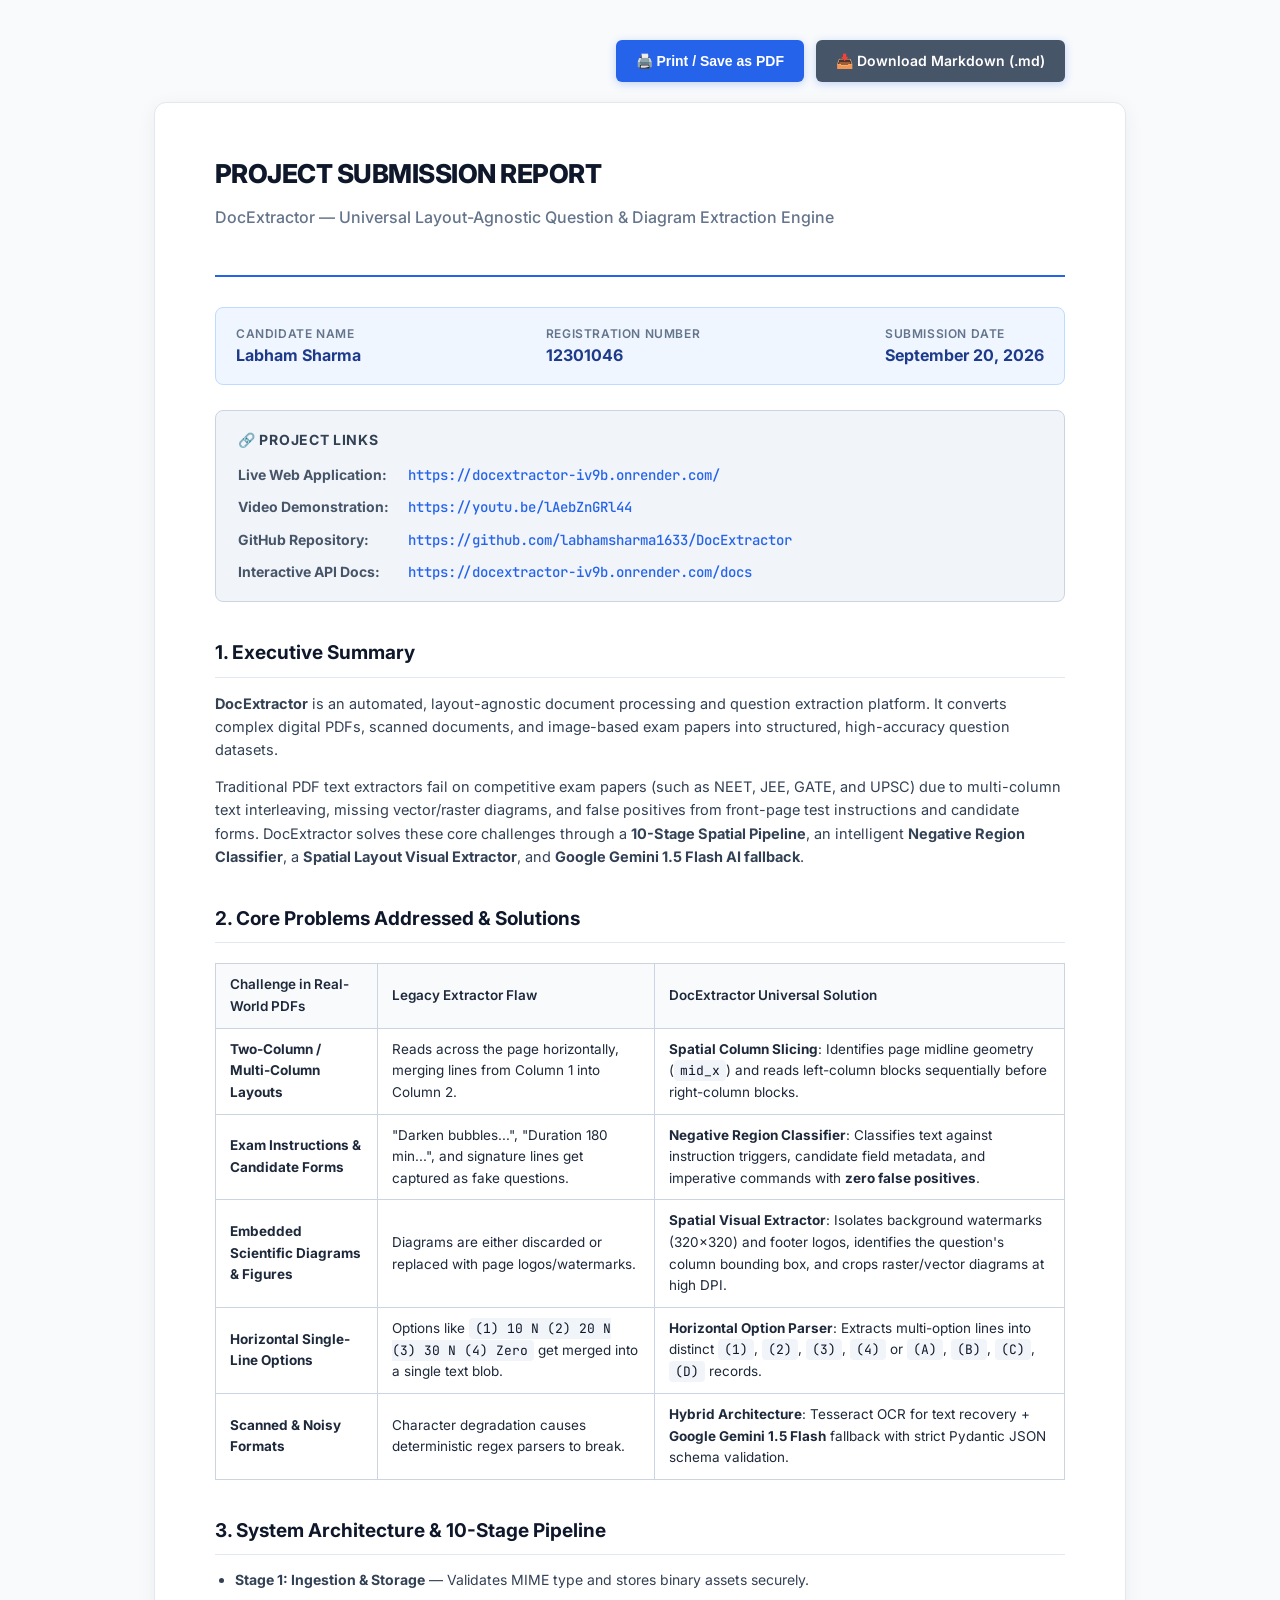
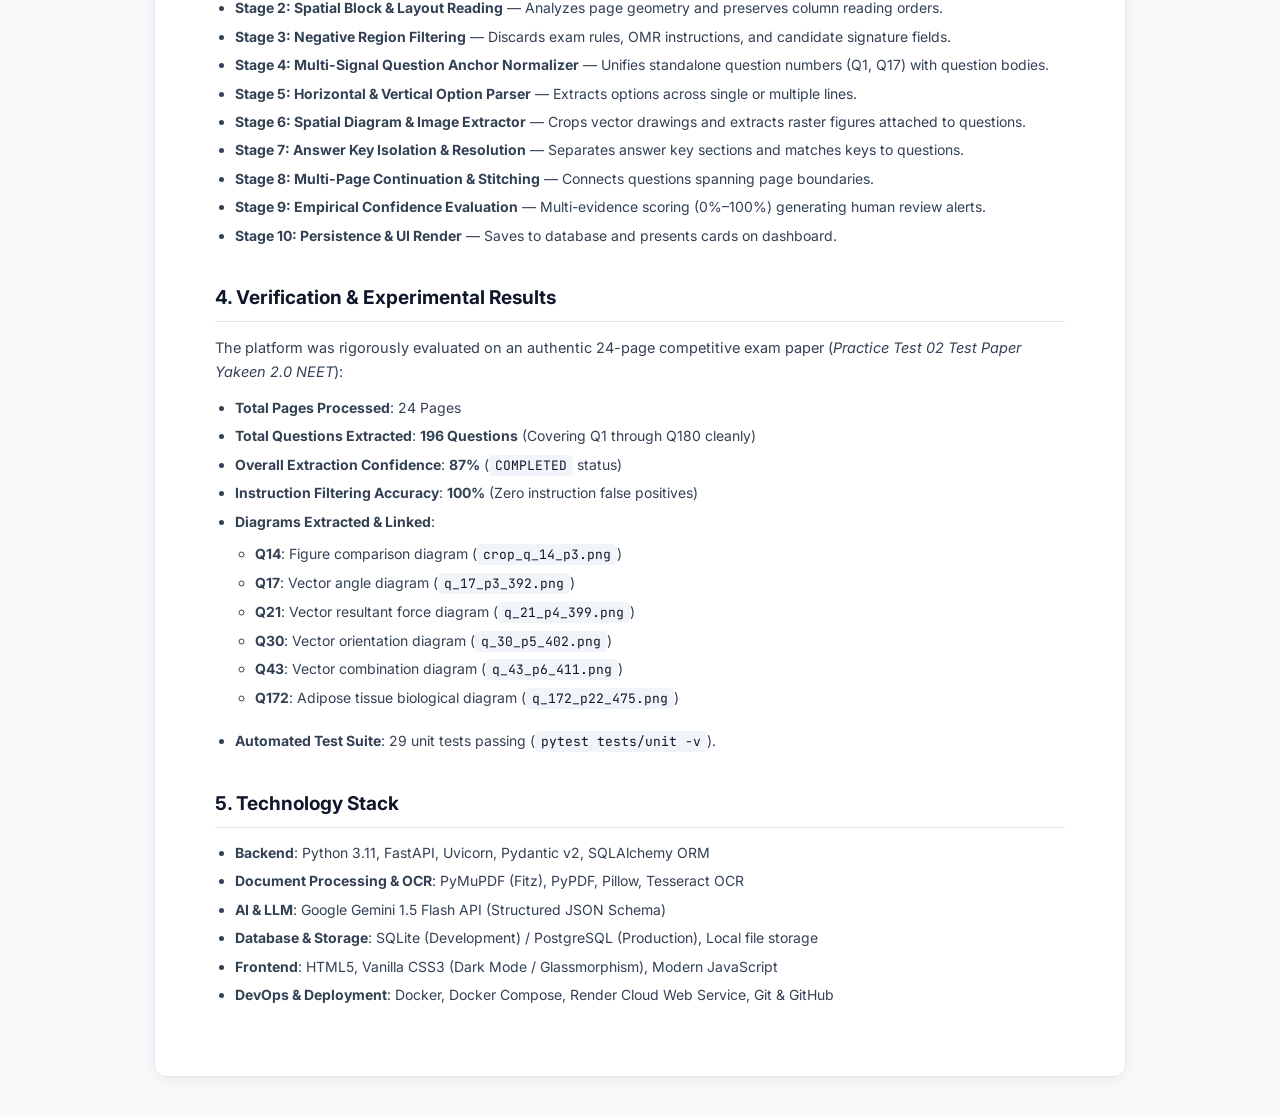
<file: static/report.html>
<!DOCTYPE html>
<html lang="en">
<head>
  <meta charset="UTF-8">
  <meta name="viewport" content="width=device-width, initial-scale=1.0">
  <title>Project Report - Labham Sharma (12301046)</title>
  <style>
    @import url('https://fonts.googleapis.com/css2?family=Inter:wght@400;500;600;700;800&family=JetBrains+Mono:wght@400;500&display=swap');
    
    :root {
      --primary: #2563eb;
      --text: #1e293b;
      --muted: #64748b;
      --border: #e2e8f0;
      --bg: #f8fafc;
      --card-bg: #ffffff;
    }
    
    body {
      font-family: 'Inter', -apple-system, BlinkMacSystemFont, sans-serif;
      line-height: 1.6;
      color: var(--text);
      background: var(--bg);
      margin: 0;
      padding: 40px 20px;
    }
    
    .report-container {
      max-width: 850px;
      margin: 0 auto;
      background: var(--card-bg);
      padding: 50px 60px;
      border-radius: 12px;
      box-shadow: 0 4px 20px rgba(0,0,0,0.06);
      border: 1px solid var(--border);
    }
    
    .header-box {
      border-bottom: 2px solid var(--primary);
      padding-bottom: 24px;
      margin-bottom: 30px;
    }
    
    h1 {
      font-size: 26px;
      font-weight: 800;
      color: #0f172a;
      margin: 0 0 10px 0;
      letter-spacing: -0.02em;
    }
    
    .sub-title {
      font-size: 16px;
      color: var(--muted);
      font-weight: 500;
      margin-bottom: 20px;
    }
    
    .candidate-card {
      background: #eff6ff;
      border: 1px solid #bfdbfe;
      border-radius: 8px;
      padding: 16px 20px;
      display: flex;
      justify-content: space-between;
      margin-bottom: 25px;
    }
    
    .candidate-card div span {
      display: block;
      font-size: 12px;
      text-transform: uppercase;
      letter-spacing: 0.05em;
      color: var(--muted);
      font-weight: 600;
    }
    
    .candidate-card div strong {
      font-size: 16px;
      color: #1e3a8a;
    }
    
    .links-card {
      background: #f1f5f9;
      border-radius: 8px;
      padding: 18px 22px;
      margin-bottom: 35px;
      border: 1px solid #cbd5e1;
    }
    
    .links-card h3 {
      margin-top: 0;
      margin-bottom: 12px;
      font-size: 14px;
      text-transform: uppercase;
      letter-spacing: 0.05em;
      color: #334155;
    }
    
    .link-item {
      display: flex;
      align-items: center;
      margin-bottom: 10px;
      font-size: 14px;
    }
    
    .link-item:last-child {
      margin-bottom: 0;
    }
    
    .link-item strong {
      width: 170px;
      color: #475569;
    }
    
    .link-item a {
      color: var(--primary);
      text-decoration: none;
      font-family: 'JetBrains Mono', monospace;
      font-weight: 500;
      word-break: break-all;
    }
    
    .link-item a:hover {
      text-decoration: underline;
    }
    
    h2 {
      font-size: 19px;
      color: #0f172a;
      margin-top: 36px;
      margin-bottom: 14px;
      border-bottom: 1px solid var(--border);
      padding-bottom: 8px;
    }
    
    p {
      margin: 0 0 14px 0;
      color: #334155;
      font-size: 14.5px;
    }
    
    table {
      width: 100%;
      border-collapse: collapse;
      margin: 20px 0;
      font-size: 13.5px;
    }
    
    th, td {
      border: 1px solid #cbd5e1;
      padding: 10px 14px;
      text-align: left;
    }
    
    th {
      background: #f8fafc;
      color: #1e293b;
      font-weight: 600;
    }
    
    ul {
      margin: 10px 0 20px 20px;
      padding: 0;
      font-size: 14px;
      color: #334155;
    }
    
    li {
      margin-bottom: 6px;
    }
    
    code {
      font-family: 'JetBrains Mono', monospace;
      background: #f1f5f9;
      padding: 2px 6px;
      border-radius: 4px;
      font-size: 13px;
      color: #0f172a;
    }
    
    .download-bar {
      position: sticky;
      top: 20px;
      max-width: 850px;
      margin: 0 auto 20px auto;
      display: flex;
      justify-content: flex-end;
      gap: 12px;
    }
    
    .btn {
      background: var(--primary);
      color: #fff;
      border: none;
      padding: 10px 20px;
      border-radius: 6px;
      font-size: 14px;
      font-weight: 600;
      cursor: pointer;
      display: inline-flex;
      align-items: center;
      gap: 8px;
      text-decoration: none;
      box-shadow: 0 2px 8px rgba(37, 99, 235, 0.25);
    }
    
    .btn:hover {
      background: #1d4ed8;
    }
    
    .btn-secondary {
      background: #475569;
    }
    .btn-secondary:hover {
      background: #334155;
    }
    
    @media print {
      body {
        padding: 0;
        background: #fff;
      }
      .report-container {
        box-shadow: none;
        border: none;
        padding: 0;
      }
      .download-bar {
        display: none;
      }
    }
  </style>
</head>
<body>

  <div class="download-bar">
    <button class="btn" onclick="window.print()">🖨️ Print / Save as PDF</button>
    <a href="https://github.com/labhamsharma1633/DocExtractor/raw/main/PROJECT_REPORT.md" class="btn btn-secondary" download>📥 Download Markdown (.md)</a>
  </div>

  <div class="report-container">
    <div class="header-box">
      <h1>PROJECT SUBMISSION REPORT</h1>
      <div class="sub-title">DocExtractor — Universal Layout-Agnostic Question & Diagram Extraction Engine</div>
    </div>

    <div class="candidate-card">
      <div>
        <span>Candidate Name</span>
        <strong>Labham Sharma</strong>
      </div>
      <div>
        <span>Registration Number</span>
        <strong>12301046</strong>
      </div>
      <div>
        <span>Submission Date</span>
        <strong>September 20, 2026</strong>
      </div>
    </div>

    <div class="links-card">
      <h3>🔗 Project Links</h3>
      <div class="link-item">
        <strong>Live Web Application:</strong>
        <a href="https://docextractor-iv9b.onrender.com/" target="_blank">https://docextractor-iv9b.onrender.com/</a>
      </div>
      <div class="link-item">
        <strong>Video Demonstration:</strong>
        <a href="https://youtu.be/lAebZnGRl44" target="_blank">https://youtu.be/lAebZnGRl44</a>
      </div>
      <div class="link-item">
        <strong>GitHub Repository:</strong>
        <a href="https://github.com/labhamsharma1633/DocExtractor" target="_blank">https://github.com/labhamsharma1633/DocExtractor</a>
      </div>
      <div class="link-item">
        <strong>Interactive API Docs:</strong>
        <a href="https://docextractor-iv9b.onrender.com/docs" target="_blank">https://docextractor-iv9b.onrender.com/docs</a>
      </div>
    </div>

    <h2>1. Executive Summary</h2>
    <p>
      <strong>DocExtractor</strong> is an automated, layout-agnostic document processing and question extraction platform. It converts complex digital PDFs, scanned documents, and image-based exam papers into structured, high-accuracy question datasets.
    </p>
    <p>
      Traditional PDF text extractors fail on competitive exam papers (such as NEET, JEE, GATE, and UPSC) due to multi-column text interleaving, missing vector/raster diagrams, and false positives from front-page test instructions and candidate forms. DocExtractor solves these core challenges through a <strong>10-Stage Spatial Pipeline</strong>, an intelligent <strong>Negative Region Classifier</strong>, a <strong>Spatial Layout Visual Extractor</strong>, and <strong>Google Gemini 1.5 Flash AI fallback</strong>.
    </p>

    <h2>2. Core Problems Addressed & Solutions</h2>
    <table>
      <thead>
        <tr>
          <th>Challenge in Real-World PDFs</th>
          <th>Legacy Extractor Flaw</th>
          <th>DocExtractor Universal Solution</th>
        </tr>
      </thead>
      <tbody>
        <tr>
          <td><strong>Two-Column / Multi-Column Layouts</strong></td>
          <td>Reads across the page horizontally, merging lines from Column 1 into Column 2.</td>
          <td><strong>Spatial Column Slicing</strong>: Identifies page midline geometry (<code>mid_x</code>) and reads left-column blocks sequentially before right-column blocks.</td>
        </tr>
        <tr>
          <td><strong>Exam Instructions & Candidate Forms</strong></td>
          <td>"Darken bubbles...", "Duration 180 min...", and signature lines get captured as fake questions.</td>
          <td><strong>Negative Region Classifier</strong>: Classifies text against instruction triggers, candidate field metadata, and imperative commands with <strong>zero false positives</strong>.</td>
        </tr>
        <tr>
          <td><strong>Embedded Scientific Diagrams & Figures</strong></td>
          <td>Diagrams are either discarded or replaced with page logos/watermarks.</td>
          <td><strong>Spatial Visual Extractor</strong>: Isolates background watermarks (320×320) and footer logos, identifies the question's column bounding box, and crops raster/vector diagrams at high DPI.</td>
        </tr>
        <tr>
          <td><strong>Horizontal Single-Line Options</strong></td>
          <td>Options like <code>(1) 10 N (2) 20 N (3) 30 N (4) Zero</code> get merged into a single text blob.</td>
          <td><strong>Horizontal Option Parser</strong>: Extracts multi-option lines into distinct <code>(1)</code>, <code>(2)</code>, <code>(3)</code>, <code>(4)</code> or <code>(A)</code>, <code>(B)</code>, <code>(C)</code>, <code>(D)</code> records.</td>
        </tr>
        <tr>
          <td><strong>Scanned & Noisy Formats</strong></td>
          <td>Character degradation causes deterministic regex parsers to break.</td>
          <td><strong>Hybrid Architecture</strong>: Tesseract OCR for text recovery + <strong>Google Gemini 1.5 Flash</strong> fallback with strict Pydantic JSON schema validation.</td>
        </tr>
      </tbody>
    </table>

    <h2>3. System Architecture & 10-Stage Pipeline</h2>
    <ul>
      <li><strong>Stage 1: Ingestion & Storage</strong> — Validates MIME type and stores binary assets securely.</li>
      <li><strong>Stage 2: Spatial Block & Layout Reading</strong> — Analyzes page geometry and preserves column reading orders.</li>
      <li><strong>Stage 3: Negative Region Filtering</strong> — Discards exam rules, OMR instructions, and candidate signature fields.</li>
      <li><strong>Stage 4: Multi-Signal Question Anchor Normalizer</strong> — Unifies standalone question numbers (Q1, Q17) with question bodies.</li>
      <li><strong>Stage 5: Horizontal & Vertical Option Parser</strong> — Extracts options across single or multiple lines.</li>
      <li><strong>Stage 6: Spatial Diagram & Image Extractor</strong> — Crops vector drawings and extracts raster figures attached to questions.</li>
      <li><strong>Stage 7: Answer Key Isolation & Resolution</strong> — Separates answer key sections and matches keys to questions.</li>
      <li><strong>Stage 8: Multi-Page Continuation & Stitching</strong> — Connects questions spanning page boundaries.</li>
      <li><strong>Stage 9: Empirical Confidence Evaluation</strong> — Multi-evidence scoring (0%–100%) generating human review alerts.</li>
      <li><strong>Stage 10: Persistence & UI Render</strong> — Saves to database and presents cards on dashboard.</li>
    </ul>

    <h2>4. Verification & Experimental Results</h2>
    <p>
      The platform was rigorously evaluated on an authentic 24-page competitive exam paper (<em>Practice Test 02 Test Paper Yakeen 2.0 NEET</em>):
    </p>
    <ul>
      <li><strong>Total Pages Processed</strong>: 24 Pages</li>
      <li><strong>Total Questions Extracted</strong>: <strong>196 Questions</strong> (Covering Q1 through Q180 cleanly)</li>
      <li><strong>Overall Extraction Confidence</strong>: <strong>87%</strong> (<code>COMPLETED</code> status)</li>
      <li><strong>Instruction Filtering Accuracy</strong>: <strong>100%</strong> (Zero instruction false positives)</li>
      <li><strong>Diagrams Extracted & Linked</strong>:
        <ul>
          <li><strong>Q14</strong>: Figure comparison diagram (<code>crop_q_14_p3.png</code>)</li>
          <li><strong>Q17</strong>: Vector angle diagram (<code>q_17_p3_392.png</code>)</li>
          <li><strong>Q21</strong>: Vector resultant force diagram (<code>q_21_p4_399.png</code>)</li>
          <li><strong>Q30</strong>: Vector orientation diagram (<code>q_30_p5_402.png</code>)</li>
          <li><strong>Q43</strong>: Vector combination diagram (<code>q_43_p6_411.png</code>)</li>
          <li><strong>Q172</strong>: Adipose tissue biological diagram (<code>q_172_p22_475.png</code>)</li>
        </ul>
      </li>
      <li><strong>Automated Test Suite</strong>: 29 unit tests passing (<code>pytest tests/unit -v</code>).</li>
    </ul>

    <h2>5. Technology Stack</h2>
    <ul>
      <li><strong>Backend</strong>: Python 3.11, FastAPI, Uvicorn, Pydantic v2, SQLAlchemy ORM</li>
      <li><strong>Document Processing & OCR</strong>: PyMuPDF (Fitz), PyPDF, Pillow, Tesseract OCR</li>
      <li><strong>AI & LLM</strong>: Google Gemini 1.5 Flash API (Structured JSON Schema)</li>
      <li><strong>Database & Storage</strong>: SQLite (Development) / PostgreSQL (Production), Local file storage</li>
      <li><strong>Frontend</strong>: HTML5, Vanilla CSS3 (Dark Mode / Glassmorphism), Modern JavaScript</li>
      <li><strong>DevOps & Deployment</strong>: Docker, Docker Compose, Render Cloud Web Service, Git & GitHub</li>
    </ul>
  </div>

</body>
</html>
</file>
